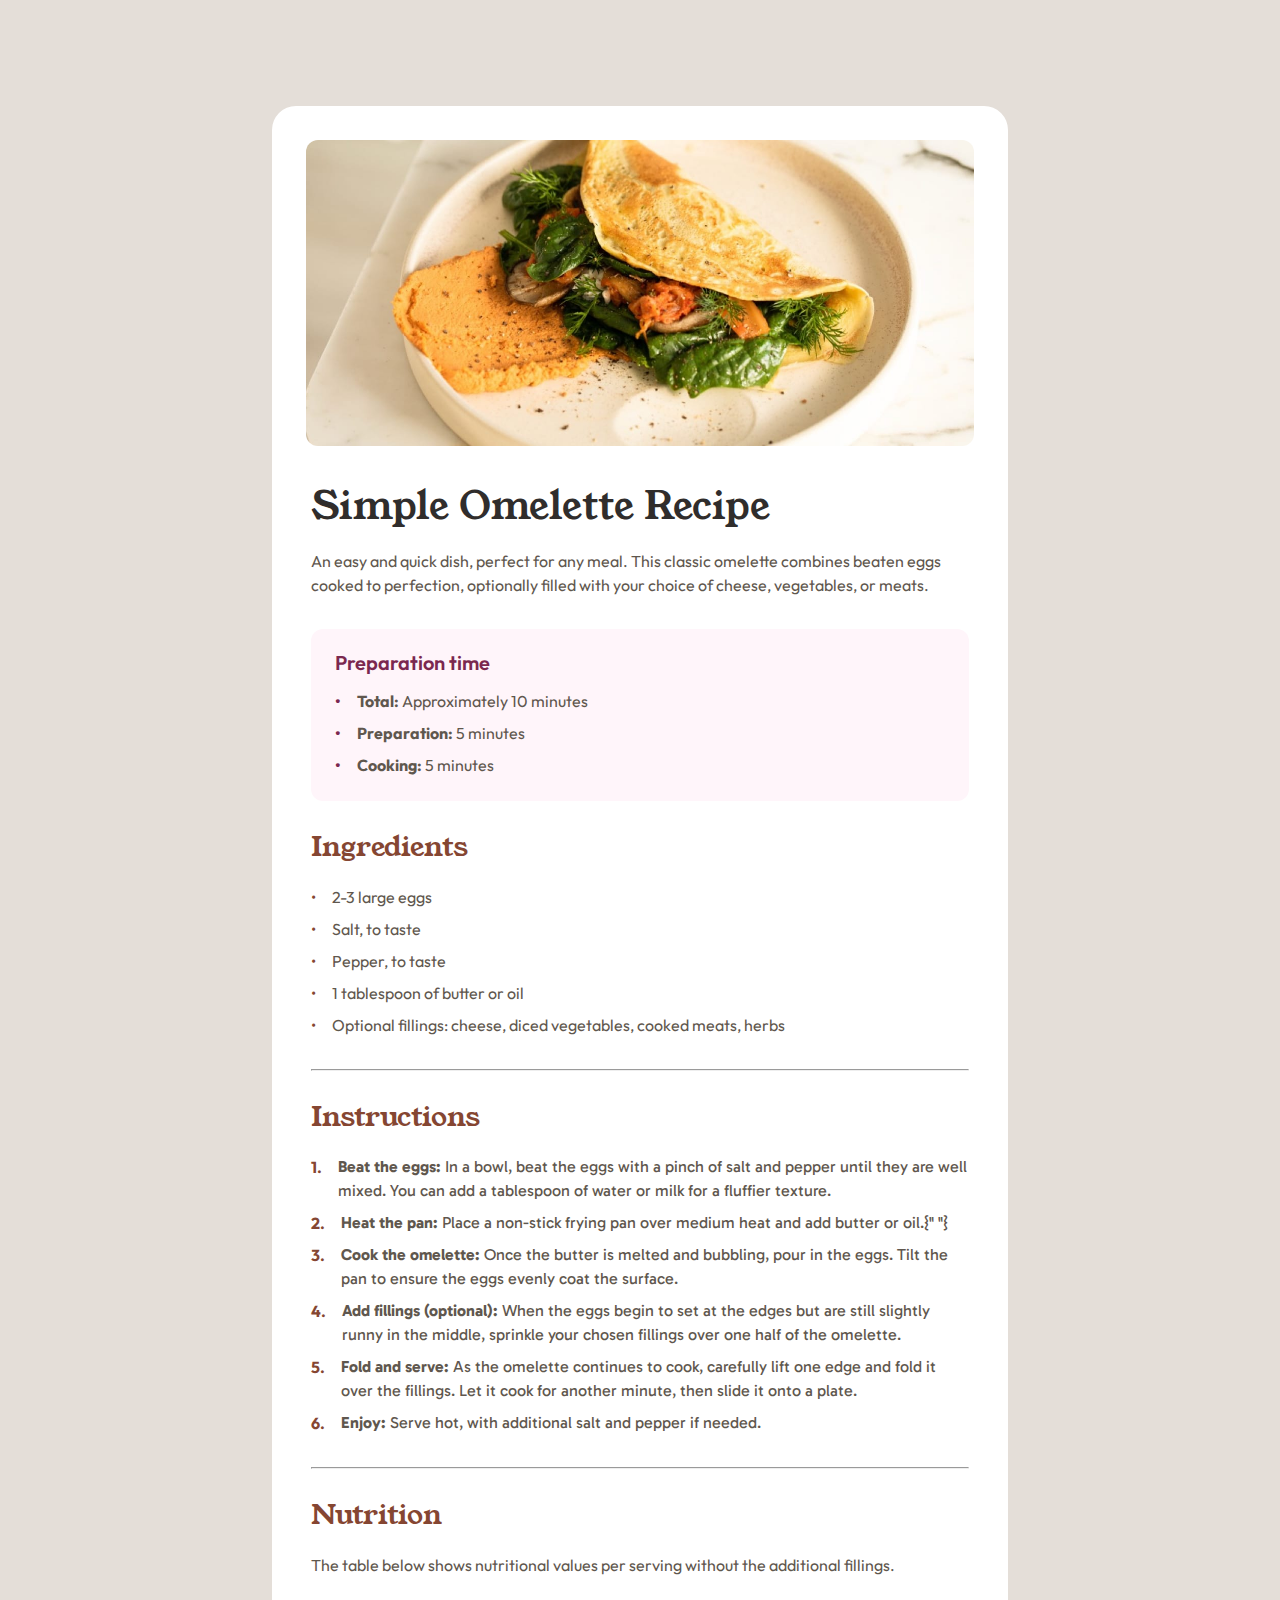
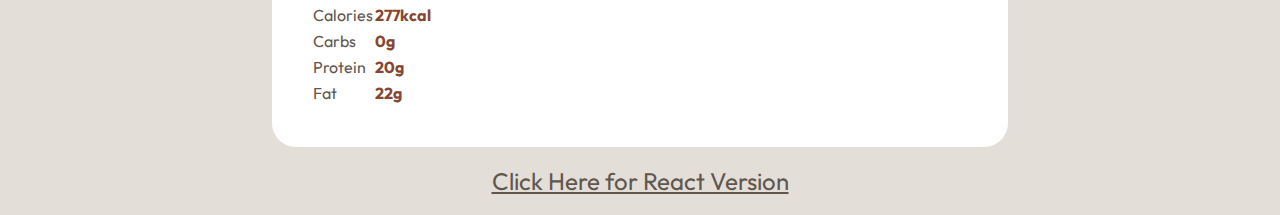
<file: vanilla/index.html>
<!DOCTYPE html>
<html lang="en">
  <head>
    <meta charset="UTF-8" />
    <meta name="viewport" content="width=device-width, initial-scale=1.0" />
    <!-- displays site properly based on user's device -->
    <link rel="preconnect" href="https://fonts.googleapis.com" />
    <link rel="preconnect" href="https://fonts.gstatic.com" crossorigin />
    <link rel="icon" type="image/png" sizes="32x32" href="../assets/images/favicon-32x32.png" />
    <link rel="stylesheet" href="../style.css" />
    <title>Frontend Mentor | Recipe page</title>
  </head>
  <body>
    <main class="main">
      <article class="card | bg-100">
        <section class="image-container">
          <img class="card-image" src="../assets/images/image-omelette.jpeg" alt="" />
        </section>
        <div class="card-wrapper">
          <section class="intro | section-gap grid">
            <h1 class="title title-reg | fs-h1 clr-900 ff-young">Omelette Recipe</h1>
            <p>An easy and quick dish, perfect for any meal. This classic omelette combines beaten eggs cooked to perfection, optionally filled with your choice of cheese, vegetables, or meats.</p>
          </section>
          <section class="prep | bg-50">
            <h2 class="fs-20 clr-800 fw-med">Preparation time</h2>
            <ul class="prep-list | clr-600 list-gap grid" role="list">
              <li><span>Total:</span> Approximately 10 minutes</li>
              <li><span>Preparation:</span> 5 minutes</li>
              <li><span>Cooking:</span> 5 minutes</li>
            </ul>
          </section>
          <section class="ingredients | section-gap grid">
            <h2 class="ff-young clr-br-800 fs-28">Ingredients</h2>
            <ul class="ingredients-list | grid list-gap clr-600" role="list">
              <li>2-3 large eggs</li>
              <li>Salt, to taste</li>
              <li>Pepper, to taste</li>
              <li>1 tablespoon of butter or oil</li>
              <li>Optional fillings: cheese, diced vegetables, cooked meats, herbs</li>
            </ul>
          </section>
          <hr />
          <section class="instructions section-gap grid">
            <h2 class="ff-young clr-br-800 fs-28">Instructions</h2>
            <ol class="instructions-list | ff-gab grid list-gap" role="list">
              <li>
                <div class="li"><span>Beat the eggs:</span> In a bowl, beat the eggs with a pinch of salt and pepper until they are well mixed. You can add a tablespoon of water or milk for a fluffier texture.</div>
              </li>
              <li>
                <div class="li"><span>Heat the pan:</span> Place a non-stick frying pan over medium heat and add butter or oil.{" "}</div>
              </li>
              <li>
                <div class="li"><span>Cook the omelette:</span> Once the butter is melted and bubbling, pour in the eggs. Tilt the pan to ensure the eggs evenly coat the surface.</div>
              </li>
              <li>
                <div class="li"><span>Add fillings (optional):</span> When the eggs begin to set at the edges but are still slightly runny in the middle, sprinkle your chosen fillings over one half of the omelette.</div>
              </li>
              <li>
                <div class="li"><span>Fold and serve:</span> As the omelette continues to cook, carefully lift one edge and fold it over the fillings. Let it cook for another minute, then slide it onto a plate.</div>
              </li>
              <li>
                <div class="li"><span>Enjoy:</span> Serve hot, with additional salt and pepper if needed.</div>
              </li>
            </ol>
          </section>
          <hr />
          <section class="nutrition | section-gap grid">
            <h2 class="ff-young clr-br-800 fs-28">Nutrition</h2>
            <p>The table below shows nutritional values per serving without the additional fillings.</p>
            <table class="table">
              <tr>
                <td>Calories</td>
                <td class="clr-br-800 fw-bold">277kcal</td>
              </tr>
              <tr>
                <td>Carbs</td>
                <td class="clr-br-800 fw-bold">0g</td>
              </tr>
              <tr>
                <td>Protein</td>
                <td class="clr-br-800 fw-bold">20g</td>
              </tr>
              <tr>
                <td>Fat</td>
                <td class="clr-br-800 fw-bold">22g</td>
              </tr>
            </table>
          </section>
        </div>
      </article>
    </main>
    <div class="link"><a href="../index.html">Click Here for React Version</a></div>
  </body>
</html>
</file>
<file: style.css>
@import url("https://fonts.googleapis.com/css2?family=Young+Serif&display=swap");
@import url("https://fonts.googleapis.com/css2?family=Outfit:wght@100..900&display=swap");
@import url("https://fonts.googleapis.com/css2?family=Gabarito:wght@400..900&display=swap");
:root {
  --ff-copy-outfit: "Outfit", sans-serif;
  --ff-h2-young: "Young Serif", serif;
  --ff-list: "Gabarito", serif;

  --clr-white: hsl(0, 0%, 100%);
  --clr-stone-100: hsl(30, 54%, 90%);
  --clr-stone-150: hsl(30, 18%, 87%);
  --clr--Stone-600: hsl(30, 10%, 34%);
  --clr--Stone-900: hsl(24, 5%, 18%);
  --clr--Brown-800: hsl(14, 45%, 36%);
  --clr--Rose-800: hsl(332, 51%, 32%);
  --clr--Rose-50: hsl(330, 100%, 98%);

  --fw-regular: 400;
  --fw-semibold: 600;
  --fw-bold: 700;

  --fs-primary: 1rem;
  --fs-fluid-font-36-40: clamp(2.25rem, 2.162rem + 0.3756vw, 2.5rem);

  font-size: 16px;
}

/* Box sizing rules */
*,
*::before,
*::after {
  box-sizing: border-box;
}

/* Prevent font size inflation */
html {
  -moz-text-size-adjust: none;
  -webkit-text-size-adjust: none;
  text-size-adjust: none;
}

/* Remove default margin in favour of better control in authored CSS */
* {
  margin: 0;
  padding: 0;
  font: inherit;
}

/* Remove list styles on ul, ol elements with a list role, which suggests default styling will be removed */
ul[role="list"],
ol[role="list"] {
  list-style: none;
}

/* Set core body defaults */
html,
body {
  height: 100%;
  line-height: 1.5;
}

/* Set shorter line heights on headings and interactive elements */
h1,
h2,
h3,
h4,
button,
input,
label {
  line-height: 1;
}

/* Balance text wrapping on headings */
h1,
h2,
h3,
h4 {
  text-wrap: balance;
}

/* A elements that don't have a class get default styles */
a:not([class]) {
  text-decoration-skip-ink: auto;
  color: currentColor;
}

/* Make images easier to work with */
img,
picture,
svg {
  max-width: 100%;
  display: block;
}

/* Make sure textareas without a rows attribute are not tiny */
textarea:not([rows]) {
  min-height: 10em;
}

/* Anything that has been anchored to should have extra scroll margin */
:target {
  scroll-margin-block: 5ex;
}

/* utility classes */

.grid {
  display: grid;
}
.section-gap {
  gap: 1.5rem;
}

.list-gap {
  gap: 0.5rem;
}

.ff-young {
  font-family: var(--ff-h2-young);
}

.ff-gab {
  font-family: var(--ff-list);
}

.fs-h1 {
  font-size: var(--fs-fluid-font-36-40);
}

.fs-20 {
  font-size: 1.25rem;
}

.fs-28 {
  font-size: 1.75rem;
}

.bg-50 {
  background-color: var(--clr--Rose-50);
}

.bg-100 {
  background-color: var(--clr-white);
}
.clr-600 {
  color: var(--clr--Stone-600);
}

.clr-br-800 {
  color: var(--clr--Brown-800);
}
.clr-800 {
  color: var(--clr--Rose-800);
}
.clr-900 {
  color: var(--clr--Stone-900);
}

.fw-reg {
  font-weight: var(--fw-regular);
}

.fw-med {
  font-weight: var(--fw-semibold);
}

.fw-bold {
  font-weight: var(--fw-bold);
}
body {
  background-color: var(--clr-stone-150);
  color: var(--clr--Stone-600);
  font-family: var(--ff-copy-outfit);

  font-weight: var(--fw-regular);
  font-size: var(--fs-primary);
  display: grid;
  place-items: center;
}

.card {
  max-width: 736px;
  padding-top: clamp(0rem, -0.8803rem + 3.7559vw, 2.5rem);
}

.image-container {
  margin-inline: clamp(0rem, -0.8803rem + 3.7559vw, 2.5rem);
  overflow: hidden;
}

.card-wrapper {
  display: grid;
  gap: 2rem;
  padding-inline: clamp(2rem, 1.8239rem + 0.7512vw, 2.5rem);
  padding-block: 2.5rem;
}

@media (min-width: 500px) {
  .card {
    margin-top: clamp(0rem, -4.2553rem + 13.617vw, 8rem);
    border-radius: 1.5rem;
  }
  .image-container {
    border-radius: 0.75rem;
  }
  .title-reg::before {
    content: "Simple ";
  }
}

.prep {
  border-radius: 0.75rem;
  padding: 1.5rem;
  display: grid;
  gap: 1rem;
}

.prep-list > li > span {
  font-weight: var(--fw-bold);
}

.prep-list > li::before {
  color: var(--clr--Rose-800);
  font-weight: bold;
  content: "\2022";
  padding-right: 1rem;
}

.ingredients-list > li::before {
  color: var(--clr--Brown-800);
  content: "\2022";
  padding-right: 1rem;
}

.instructions-list {
  counter-reset: item;
}

.instructions-list {
  counter-reset: item;
}

.instructions-list > li {
  display: flex;
}
.instructions-list > li::before {
  content: counter(item) ". "; /* Display the counter value */
  counter-increment: item; /* Increment the counter for each li */
  padding-right: 1rem;
  font-family: var(--ff-copy-outfit);
  font-weight: var(--fw-bold);
  color: var(--clr--Brown-800);
}

.li > span {
  font-weight: var(--fw-bold);
}

.table {
  display: grid;
  gap: 0.75rem;
}
.table > tr {
  display: grid;
  grid-template-columns: repeat(2, 1fr);
  padding-bottom: 0.75rem;
  padding-left: 2rem;
}

tr:not(:last-child) {
  border-bottom: 1px solid var(--clr-stone-150);
}


.link {
    padding: 1rem;
    font-size: 1.5rem;
}
</file>
